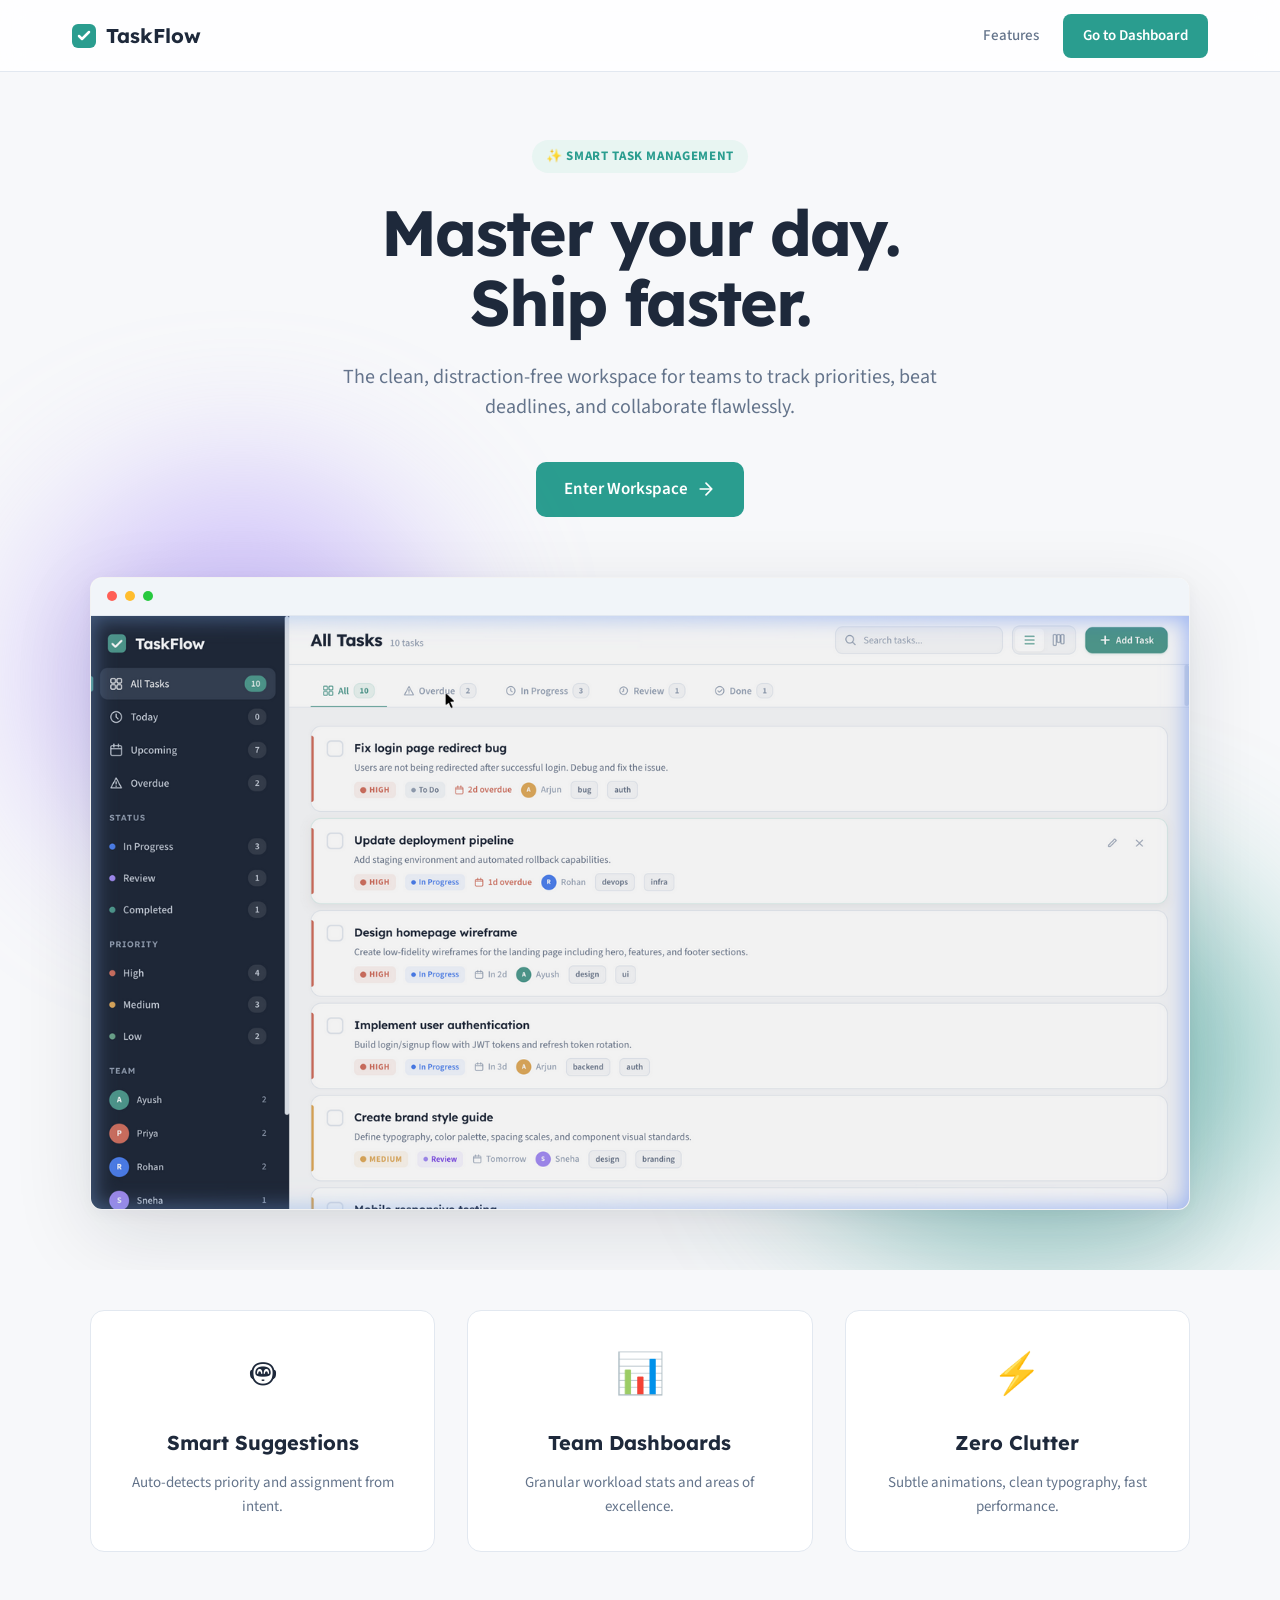
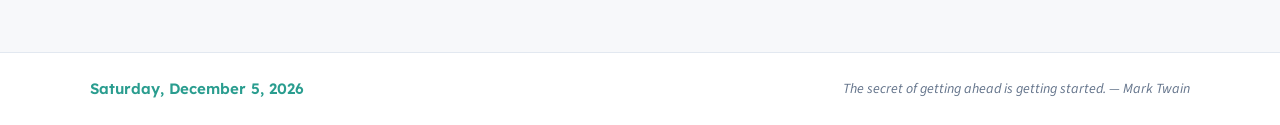
<file: index.html>
<!DOCTYPE html>
<html lang="en">
<head>
  <meta charset="UTF-8">
  <meta name="viewport" content="width=device-width, initial-scale=1.0">
  <title>TaskFlow — Master Your Productivity</title>
  
  <!-- Fonts: Lexend for headings, Source Sans 3 for body -->
  <link rel="preconnect" href="https://fonts.googleapis.com">
  <link rel="preconnect" href="https://fonts.gstatic.com" crossorigin>
  <link href="https://fonts.googleapis.com/css2?family=Lexend:wght@400;500;600;700&family=Source+Sans+3:wght@400;500;600;700&display=swap" rel="stylesheet">
  
  <link rel="stylesheet" href="landing.css">
</head>
<body>

  <!-- Navigation -->
  <nav class="navbar">
    <div class="nav-container">
      <div class="logo">
        <svg width="24" height="24" viewBox="0 0 24 24" fill="none">
          <rect width="24" height="24" rx="6" fill="#2A9D8F"/>
          <path d="M7 12l3 3 7-7" stroke="white" stroke-width="2.5" stroke-linecap="round" stroke-linejoin="round"/>
        </svg>
        <span class="logo-text">TaskFlow</span>
      </div>
      <div class="nav-links">
        <a href="#features" class="nav-link">Features</a>
        <a href="app.html" class="btn btn-primary">Go to Dashboard</a>
      </div>
    </div>
  </nav>

  <!-- Hero Section -->
  <header class="hero">
    <div class="hero-content">
      <div class="hero-badge">✨ Smart Task Management</div>
      <h1 class="hero-title">Master your day.<br>Ship faster.</h1>
      <p class="hero-subtitle">
        The clean, distraction-free workspace for teams to track priorities, beat deadlines, and collaborate flawlessly. 
      </p>
      <div class="hero-actions">
        <a href="app.html" class="btn btn-large btn-primary">
          Enter Workspace
          <svg width="20" height="20" viewBox="0 0 24 24" fill="none" stroke="currentColor" stroke-width="2" stroke-linecap="round" stroke-linejoin="round"><path d="M5 12h14M12 5l7 7-7 7"/></svg>
        </a>
      </div>
    </div>
    
    <!-- Hero Image/Mockup -->
    <div class="hero-visual">
      <div class="browser-mockup">
        <div class="browser-header">
          <span class="dot red"></span>
          <span class="dot yellow"></span>
          <span class="dot green"></span>
        </div>
        <img src="screenshots/list-view.png" alt="TaskFlow Dashboard" class="hero-screenshot">
      </div>
      <!-- Decorative background blur -->
      <div class="glow-blob blob-1"></div>
      <div class="glow-blob blob-2"></div>
    </div>
  </header>

  <!-- Features Strip -->
  <section id="features" class="features">
    <div class="features-grid">
      <div class="feature-card">
        <div class="feature-icon">🤖</div>
        <h3>Smart Suggestions</h3>
        <p>Auto-detects priority and assignment from intent.</p>
      </div>
      <div class="feature-card">
        <div class="feature-icon">📊</div>
        <h3>Team Dashboards</h3>
        <p>Granular workload stats and areas of excellence.</p>
      </div>
      <div class="feature-card">
        <div class="feature-icon">⚡️</div>
        <h3>Zero Clutter</h3>
        <p>Subtle animations, clean typography, fast performance.</p>
      </div>
    </div>
  </section>

  <!-- Footer with Date & Motivational Quote -->
  <footer class="site-footer">
    <div class="footer-container">
      <div class="footer-date" id="footerDate"></div>
      <div class="footer-quote" id="footerQuote"></div>
    </div>
  </footer>

  <script>
    // Motivational Quotes
    const quotes = [
      "The secret of getting ahead is getting started. — Mark Twain",
      "It always seems impossible until it's done. — Nelson Mandela",
      "Don't watch the clock; do what it does. Keep going. — Sam Levenson",
      "Quality is not an act, it is a habit. — Aristotle",
      "Focus on being productive instead of busy. — Tim Ferriss",
      "Amateurs sit and wait for inspiration, the rest of us just get up and go to work. — Stephen King"
    ];

    // Set Random Quote
    const randomQuote = quotes[Math.floor(Math.random() * quotes.length)];
    document.getElementById('footerQuote').textContent = randomQuote;

    // Set Current Day & Date
    const today = new Date();
    const options = { weekday: 'long', year: 'numeric', month: 'long', day: 'numeric' };
    document.getElementById('footerDate').textContent = today.toLocaleDateString('en-US', options);
  </script>
</body>
</html>
</file>
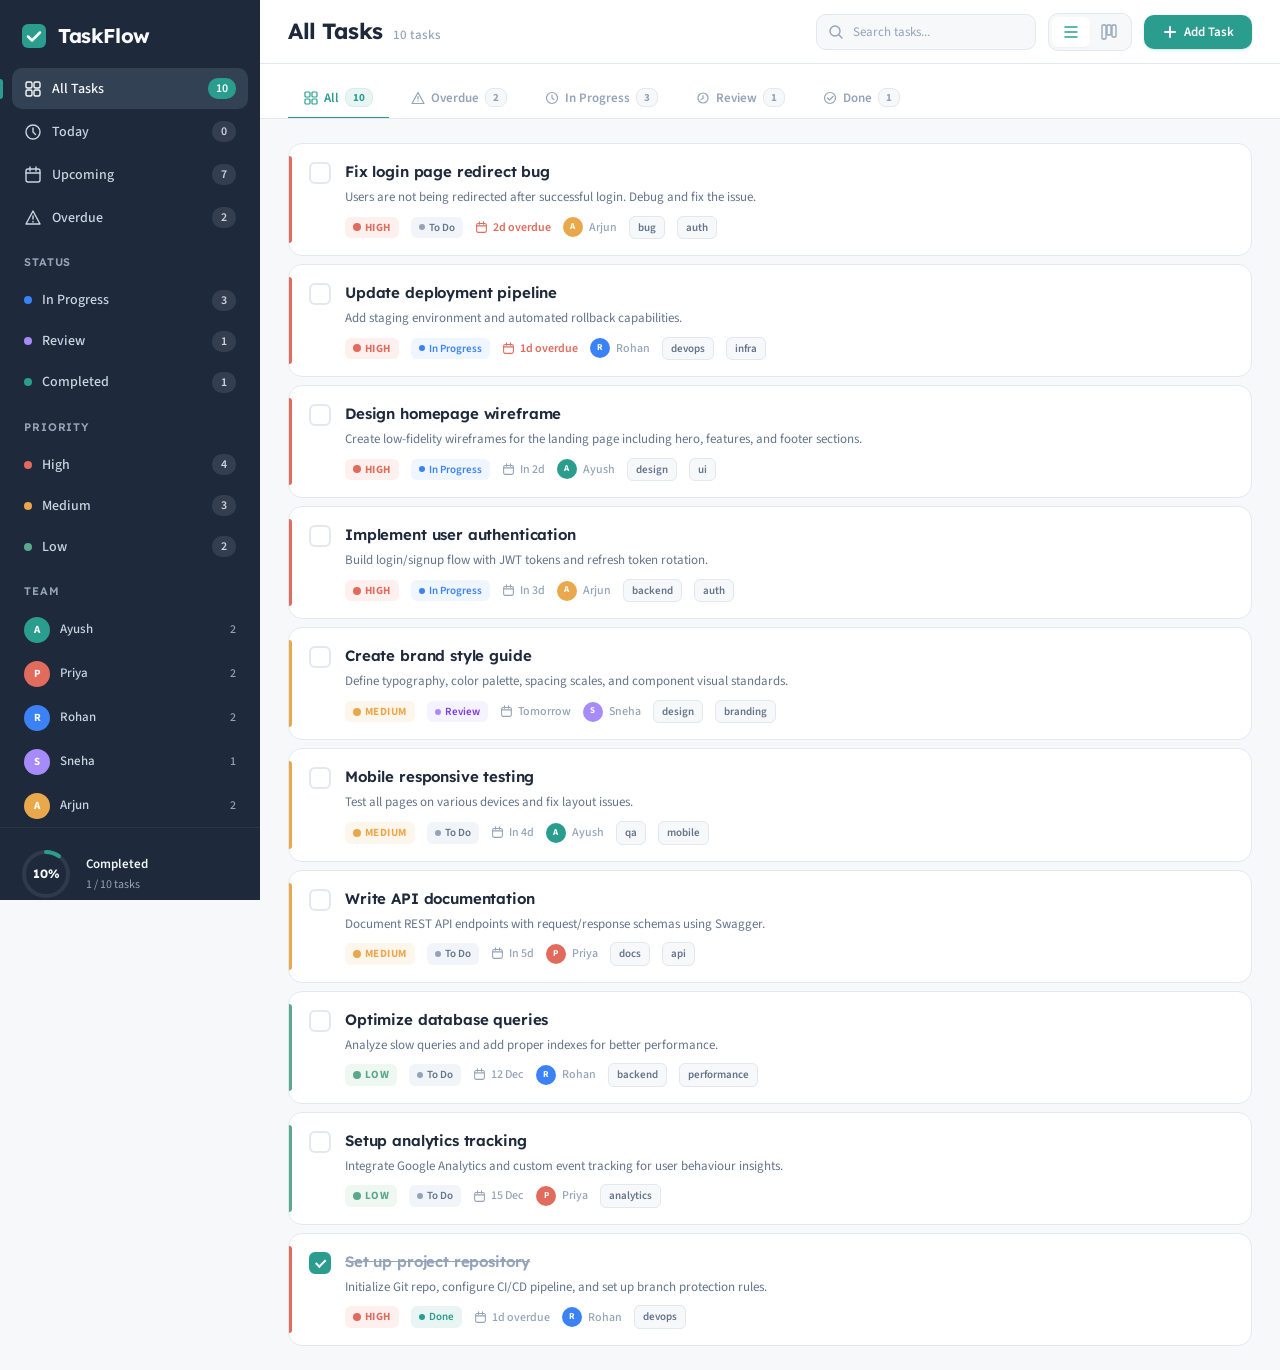
<file: app.html>
<!DOCTYPE html>
<html lang="en">
<head>
  <meta charset="UTF-8" />
  <meta name="viewport" content="width=device-width, initial-scale=1.0" />
  <meta name="description" content="TaskFlow — A clean, productive task manager with priorities, deadlines, and team assignment." />
  <title>TaskFlow — Task Manager</title>
  <link rel="stylesheet" href="style.css" />
  <link rel="preconnect" href="https://fonts.googleapis.com" />
  <link rel="preconnect" href="https://fonts.gstatic.com" crossorigin />
  <link href="https://fonts.googleapis.com/css2?family=Lexend:wght@300;400;500;600;700&family=Source+Sans+3:wght@300;400;500;600;700&display=swap" rel="stylesheet" />
</head>
<body>

  <!-- ─── SIDEBAR ─── -->
  <aside class="sidebar" id="sidebar">
    <div class="sidebar-header">
      <div class="logo">
        <svg width="28" height="28" viewBox="0 0 28 28" fill="none">
          <rect x="2" y="2" width="24" height="24" rx="6" fill="var(--accent)" />
          <path d="M8 14.5L12 18.5L20 10.5" stroke="#fff" stroke-width="2.5" stroke-linecap="round" stroke-linejoin="round"/>
        </svg>
        <span class="logo-text">TaskFlow</span>
      </div>
      <button class="sidebar-toggle" id="sidebarToggle" aria-label="Toggle Sidebar">
        <svg width="20" height="20" viewBox="0 0 20 20" fill="none"><path d="M4 6h12M4 10h12M4 14h12" stroke="currentColor" stroke-width="1.5" stroke-linecap="round"/></svg>
      </button>
    </div>

    <nav class="sidebar-nav">
      <button class="nav-item active" data-filter="all" id="nav-all">
        <svg width="18" height="18" viewBox="0 0 18 18" fill="none"><rect x="2" y="2" width="6" height="6" rx="1.5" stroke="currentColor" stroke-width="1.4"/><rect x="10" y="2" width="6" height="6" rx="1.5" stroke="currentColor" stroke-width="1.4"/><rect x="2" y="10" width="6" height="6" rx="1.5" stroke="currentColor" stroke-width="1.4"/><rect x="10" y="10" width="6" height="6" rx="1.5" stroke="currentColor" stroke-width="1.4"/></svg>
        <span>All Tasks</span>
        <span class="nav-badge" id="badge-all">0</span>
      </button>
      <button class="nav-item" data-filter="today" id="nav-today">
        <svg width="18" height="18" viewBox="0 0 18 18" fill="none"><circle cx="9" cy="9" r="7" stroke="currentColor" stroke-width="1.4"/><path d="M9 5v4l2.5 2.5" stroke="currentColor" stroke-width="1.4" stroke-linecap="round"/></svg>
        <span>Today</span>
        <span class="nav-badge" id="badge-today">0</span>
      </button>
      <button class="nav-item" data-filter="upcoming" id="nav-upcoming">
        <svg width="18" height="18" viewBox="0 0 18 18" fill="none"><rect x="2" y="3" width="14" height="13" rx="2" stroke="currentColor" stroke-width="1.4"/><path d="M2 7h14M6 1v4M12 1v4" stroke="currentColor" stroke-width="1.4" stroke-linecap="round"/></svg>
        <span>Upcoming</span>
        <span class="nav-badge" id="badge-upcoming">0</span>
      </button>
      <button class="nav-item" data-filter="overdue" id="nav-overdue">
        <svg width="18" height="18" viewBox="0 0 18 18" fill="none"><path d="M9 2l7 13H2L9 2z" stroke="currentColor" stroke-width="1.4" stroke-linejoin="round"/><path d="M9 7v3M9 12.5v.5" stroke="currentColor" stroke-width="1.4" stroke-linecap="round"/></svg>
        <span>Overdue</span>
        <span class="nav-badge" id="badge-overdue">0</span>
      </button>
    </nav>

    <div class="sidebar-section">
      <h3 class="sidebar-section-title">Status</h3>
      <button class="nav-item" data-filter="in-progress" id="nav-in-progress">
        <span class="status-indicator in-progress"></span>
        <span>In Progress</span>
        <span class="nav-badge" id="badge-in-progress">0</span>
      </button>
      <button class="nav-item" data-filter="review" id="nav-review">
        <span class="status-indicator review"></span>
        <span>Review</span>
        <span class="nav-badge" id="badge-review">0</span>
      </button>
      <button class="nav-item" data-filter="completed" id="nav-completed">
        <span class="status-indicator done"></span>
        <span>Completed</span>
        <span class="nav-badge" id="badge-completed">0</span>
      </button>
    </div>

    <div class="sidebar-section">
      <h3 class="sidebar-section-title">Priority</h3>
      <button class="nav-item" data-filter="high" id="nav-high">
        <span class="priority-dot high"></span>
        <span>High</span>
        <span class="nav-badge" id="badge-high">0</span>
      </button>
      <button class="nav-item" data-filter="medium" id="nav-medium">
        <span class="priority-dot medium"></span>
        <span>Medium</span>
        <span class="nav-badge" id="badge-medium">0</span>
      </button>
      <button class="nav-item" data-filter="low" id="nav-low">
        <span class="priority-dot low"></span>
        <span>Low</span>
        <span class="nav-badge" id="badge-low">0</span>
      </button>
    </div>

    <div class="sidebar-section">
      <h3 class="sidebar-section-title">Team</h3>
      <div class="team-list" id="teamList">
        <!-- populated by JS -->
      </div>
    </div>

    <div class="sidebar-footer">
      <div class="progress-ring-container">
        <svg class="progress-ring" width="52" height="52" viewBox="0 0 52 52">
          <circle class="progress-ring-bg" cx="26" cy="26" r="22" />
          <circle class="progress-ring-fill" id="progressRing" cx="26" cy="26" r="22" />
        </svg>
        <span class="progress-text" id="progressText">0%</span>
      </div>
      <div class="progress-label">
        <span class="progress-title">Completed</span>
        <span class="progress-detail" id="progressDetail">0 / 0 tasks</span>
      </div>
    </div>
  </aside>

  <!-- ─── MAIN CONTENT ─── -->
  <main class="main" id="main">
    <!-- Top Bar -->
    <header class="topbar">
      <div class="topbar-left">
        <button class="mobile-menu-btn" id="mobileMenuBtn" aria-label="Open menu">
          <svg width="22" height="22" viewBox="0 0 22 22" fill="none"><path d="M4 6h14M4 11h14M4 16h14" stroke="currentColor" stroke-width="1.6" stroke-linecap="round"/></svg>
        </button>
        <div class="topbar-title-group">
          <h1 class="topbar-title" id="pageTitle">All Tasks</h1>
          <span class="topbar-count" id="pageCount">0 tasks</span>
        </div>
      </div>
      <div class="topbar-right">
        <div class="search-wrapper" id="searchWrapper">
          <svg class="search-icon" width="16" height="16" viewBox="0 0 16 16" fill="none"><circle cx="7" cy="7" r="5" stroke="currentColor" stroke-width="1.4"/><path d="M11 11l3 3" stroke="currentColor" stroke-width="1.4" stroke-linecap="round"/></svg>
          <input type="text" class="search-input" id="searchInput" placeholder="Search tasks..." aria-label="Search tasks" />
        </div>
        <div class="view-toggle" id="viewToggle">
          <button class="view-btn active" data-view="list" id="viewList" aria-label="List view">
            <svg width="18" height="18" viewBox="0 0 18 18" fill="none"><path d="M3 4h12M3 9h12M3 14h12" stroke="currentColor" stroke-width="1.4" stroke-linecap="round"/></svg>
          </button>
          <button class="view-btn" data-view="board" id="viewBoard" aria-label="Board view">
            <svg width="18" height="18" viewBox="0 0 18 18" fill="none"><rect x="2" y="2" width="4" height="14" rx="1" stroke="currentColor" stroke-width="1.3"/><rect x="7" y="2" width="4" height="10" rx="1" stroke="currentColor" stroke-width="1.3"/><rect x="12" y="2" width="4" height="12" rx="1" stroke="currentColor" stroke-width="1.3"/></svg>
          </button>
        </div>
        <button class="btn-primary" id="addTaskBtn">
          <svg width="16" height="16" viewBox="0 0 16 16" fill="none"><path d="M8 3v10M3 8h10" stroke="currentColor" stroke-width="2" stroke-linecap="round"/></svg>
          <span>Add Task</span>
        </button>
      </div>
    </header>

    <!-- ─── CATEGORY TABS (shown on All Tasks) ─── -->
    <div class="category-tabs" id="categoryTabs">
      <button class="cat-tab active" data-cat="all-tasks" id="catAll">
        <svg width="14" height="14" viewBox="0 0 14 14" fill="none"><rect x="1" y="1" width="5" height="5" rx="1" stroke="currentColor" stroke-width="1.2"/><rect x="8" y="1" width="5" height="5" rx="1" stroke="currentColor" stroke-width="1.2"/><rect x="1" y="8" width="5" height="5" rx="1" stroke="currentColor" stroke-width="1.2"/><rect x="8" y="8" width="5" height="5" rx="1" stroke="currentColor" stroke-width="1.2"/></svg>
        All
        <span class="cat-count" id="catCountAll">0</span>
      </button>
      <button class="cat-tab" data-cat="overdue">
        <svg width="14" height="14" viewBox="0 0 14 14" fill="none"><path d="M7 1.5l6 11H1l6-11z" stroke="currentColor" stroke-width="1.2" stroke-linejoin="round"/><path d="M7 5.5v2.5M7 9.8v.2" stroke="currentColor" stroke-width="1.2" stroke-linecap="round"/></svg>
        Overdue
        <span class="cat-count" id="catCountOverdue">0</span>
      </button>
      <button class="cat-tab" data-cat="in-progress">
        <svg width="14" height="14" viewBox="0 0 14 14" fill="none"><circle cx="7" cy="7" r="5.5" stroke="currentColor" stroke-width="1.2"/><path d="M7 4v3l2 1.5" stroke="currentColor" stroke-width="1.2" stroke-linecap="round" stroke-linejoin="round"/></svg>
        In Progress
        <span class="cat-count" id="catCountInProgress">0</span>
      </button>
      <button class="cat-tab" data-cat="review">
        <svg width="14" height="14" viewBox="0 0 14 14" fill="none"><path d="M2 7a5 5 0 1 1 10 0 5 5 0 0 1-10 0z" stroke="currentColor" stroke-width="1.2"/><path d="M7 4.5v3l-2 1" stroke="currentColor" stroke-width="1.2" stroke-linecap="round"/></svg>
        Review
        <span class="cat-count" id="catCountReview">0</span>
      </button>
      <button class="cat-tab" data-cat="done">
        <svg width="14" height="14" viewBox="0 0 14 14" fill="none"><circle cx="7" cy="7" r="5.5" stroke="currentColor" stroke-width="1.2"/><path d="M4.5 7l2 2 3.5-3.5" stroke="currentColor" stroke-width="1.2" stroke-linecap="round" stroke-linejoin="round"/></svg>
        Done
        <span class="cat-count" id="catCountDone">0</span>
      </button>
    </div>

    <!-- Task List View -->
    <section class="task-list-view" id="taskListView">
      <div class="task-list" id="taskList">
        <!-- tasks rendered by JS -->
      </div>
      <div class="empty-state" id="emptyState">
        <svg width="80" height="80" viewBox="0 0 80 80" fill="none">
          <circle cx="40" cy="40" r="36" stroke="var(--border)" stroke-width="2" stroke-dasharray="6 4"/>
          <path d="M28 40l8 8 16-16" stroke="var(--accent)" stroke-width="3" stroke-linecap="round" stroke-linejoin="round"/>
        </svg>
        <h3>No tasks yet</h3>
        <p>Click <strong>"Add Task"</strong> to create your first task and start being productive.</p>
      </div>
    </section>

    <!-- Board View -->
    <section class="board-view hidden" id="boardView">
      <div class="board-columns" id="boardColumns">
        <div class="board-column" data-status="todo">
          <div class="board-column-header">
            <span class="board-column-dot todo"></span>
            <h3>To Do</h3>
            <span class="board-column-count" id="boardCountTodo">0</span>
          </div>
          <div class="board-column-body" id="boardTodo"></div>
        </div>
        <div class="board-column" data-status="in-progress">
          <div class="board-column-header">
            <span class="board-column-dot in-progress"></span>
            <h3>In Progress</h3>
            <span class="board-column-count" id="boardCountInProgress">0</span>
          </div>
          <div class="board-column-body" id="boardInProgress"></div>
        </div>
        <div class="board-column" data-status="review">
          <div class="board-column-header">
            <span class="board-column-dot review"></span>
            <h3>Review</h3>
            <span class="board-column-count" id="boardCountReview">0</span>
          </div>
          <div class="board-column-body" id="boardReview"></div>
        </div>
        <div class="board-column" data-status="done">
          <div class="board-column-header">
            <span class="board-column-dot done"></span>
            <h3>Done</h3>
            <span class="board-column-count" id="boardCountDone">0</span>
          </div>
          <div class="board-column-body" id="boardDone"></div>
        </div>
      </div>
    </section>

    <!-- ─── TEAM MEMBER DASHBOARD ─── -->
    <section class="member-dashboard hidden" id="memberDashboard">
      <div class="member-dash-header">
        <div class="member-dash-profile">
          <div class="member-dash-avatar" id="dashAvatar"></div>
          <div class="member-dash-info">
            <h2 class="member-dash-name" id="dashName"></h2>
            <p class="member-dash-role" id="dashRole"></p>
          </div>
        </div>
        <button class="btn-secondary" id="dashBackBtn">
          <svg width="14" height="14" viewBox="0 0 14 14" fill="none"><path d="M9 2l-5 5 5 5" stroke="currentColor" stroke-width="1.5" stroke-linecap="round" stroke-linejoin="round"/></svg>
          Back to All
        </button>
      </div>

      <!-- Stats Cards -->
      <div class="member-dash-stats" id="dashStats">
        <div class="stat-card">
          <div class="stat-icon total"><svg width="18" height="18" viewBox="0 0 18 18" fill="none"><rect x="2" y="2" width="14" height="14" rx="3" stroke="currentColor" stroke-width="1.4"/><path d="M6 9h6M9 6v6" stroke="currentColor" stroke-width="1.3" stroke-linecap="round"/></svg></div>
          <div class="stat-info"><span class="stat-value" id="dashTotal">0</span><span class="stat-label">Total Tasks</span></div>
        </div>
        <div class="stat-card">
          <div class="stat-icon active"><svg width="18" height="18" viewBox="0 0 18 18" fill="none"><circle cx="9" cy="9" r="7" stroke="currentColor" stroke-width="1.4"/><path d="M9 5v4l2.5 2.5" stroke="currentColor" stroke-width="1.4" stroke-linecap="round"/></svg></div>
          <div class="stat-info"><span class="stat-value" id="dashActive">0</span><span class="stat-label">Active</span></div>
        </div>
        <div class="stat-card">
          <div class="stat-icon done"><svg width="18" height="18" viewBox="0 0 18 18" fill="none"><circle cx="9" cy="9" r="7" stroke="currentColor" stroke-width="1.4"/><path d="M6 9l2 2 4-4" stroke="currentColor" stroke-width="1.4" stroke-linecap="round" stroke-linejoin="round"/></svg></div>
          <div class="stat-info"><span class="stat-value" id="dashDone">0</span><span class="stat-label">Completed</span></div>
        </div>
        <div class="stat-card">
          <div class="stat-icon overdue"><svg width="18" height="18" viewBox="0 0 18 18" fill="none"><path d="M9 2l7 13H2L9 2z" stroke="currentColor" stroke-width="1.4" stroke-linejoin="round"/><path d="M9 7v3M9 12.5v.5" stroke="currentColor" stroke-width="1.4" stroke-linecap="round"/></svg></div>
          <div class="stat-info"><span class="stat-value" id="dashOverdue">0</span><span class="stat-label">Overdue</span></div>
        </div>
      </div>

      <!-- Area of Excellence -->
      <div class="member-dash-section">
        <h3 class="member-dash-section-title">
          <svg width="16" height="16" viewBox="0 0 16 16" fill="none"><path d="M8 1l2.2 4.5 5 .7-3.6 3.5.9 4.9L8 12.3l-4.5 2.3.9-4.9L.8 6.2l5-.7L8 1z" stroke="currentColor" stroke-width="1.2" stroke-linejoin="round"/></svg>
          Area of Excellence
        </h3>
        <div class="excellence-tags" id="dashExcellence"></div>
      </div>

      <!-- Workload Bar -->
      <div class="member-dash-section">
        <h3 class="member-dash-section-title">
          <svg width="16" height="16" viewBox="0 0 16 16" fill="none"><rect x="1" y="10" width="3" height="5" rx="0.5" stroke="currentColor" stroke-width="1.2"/><rect x="6.5" y="6" width="3" height="9" rx="0.5" stroke="currentColor" stroke-width="1.2"/><rect x="12" y="3" width="3" height="12" rx="0.5" stroke="currentColor" stroke-width="1.2"/></svg>
          Workload Breakdown
        </h3>
        <div class="workload-bars" id="dashWorkload"></div>
      </div>

      <!-- Assigned Tasks -->
      <div class="member-dash-section">
        <h3 class="member-dash-section-title">
          <svg width="16" height="16" viewBox="0 0 16 16" fill="none"><rect x="2" y="2" width="12" height="12" rx="2" stroke="currentColor" stroke-width="1.2"/><path d="M5 6h6M5 8h4M5 10h5" stroke="currentColor" stroke-width="1.2" stroke-linecap="round"/></svg>
          Assigned Tasks
        </h3>
        <div class="member-dash-tasks" id="dashTasks"></div>
      </div>
    </section>
  </main>

  <!-- ─── TASK MODAL ─── -->
  <div class="modal-overlay" id="taskModal">
    <div class="modal" role="dialog" aria-labelledby="modalTitle">
      <div class="modal-header">
        <h2 id="modalTitle">Add New Task</h2>
        <button class="modal-close" id="modalClose" aria-label="Close modal">
          <svg width="20" height="20" viewBox="0 0 20 20" fill="none"><path d="M5 5l10 10M15 5L5 15" stroke="currentColor" stroke-width="1.6" stroke-linecap="round"/></svg>
        </button>
      </div>
      <form id="taskForm" class="modal-body" novalidate>
        <!-- Smart Suggestion Banner -->
        <div class="smart-suggestion hidden" id="smartSuggestion">
          <div class="smart-suggestion-icon">
            <svg width="16" height="16" viewBox="0 0 16 16" fill="none"><path d="M8 1a4.5 4.5 0 0 1 4.5 4.5c0 1.7-.9 3.2-2.3 4v1.2a1.2 1.2 0 0 1-1.2 1.2H7a1.2 1.2 0 0 1-1.2-1.2V9.5A4.5 4.5 0 0 1 8 1z" stroke="currentColor" stroke-width="1.2"/><path d="M6.5 14h3" stroke="currentColor" stroke-width="1.2" stroke-linecap="round"/></svg>
          </div>
          <div class="smart-suggestion-body">
            <span class="smart-suggestion-label">Smart Suggestion</span>
            <span class="smart-suggestion-text" id="smartSuggestionText"></span>
          </div>
          <button type="button" class="smart-suggestion-apply" id="smartSuggestionApply">Apply</button>
          <button type="button" class="smart-suggestion-dismiss" id="smartSuggestionDismiss" aria-label="Dismiss">
            <svg width="12" height="12" viewBox="0 0 12 12" fill="none"><path d="M3 3l6 6M9 3l-6 6" stroke="currentColor" stroke-width="1.2" stroke-linecap="round"/></svg>
          </button>
        </div>

        <div class="form-group" style="position: relative;">
          <label for="taskTitle">Task Title <span class="required">*</span></label>
          <input type="text" id="taskTitle" placeholder="e.g. Design homepage mockup" required autocomplete="off" />
          <!-- Title autocomplete dropdown -->
          <div class="autocomplete-dropdown hidden" id="titleAutocomplete"></div>
        </div>
        <div class="form-group">
          <label for="taskDescription">Description</label>
          <textarea id="taskDescription" rows="3" placeholder="Add details about this task..."></textarea>
        </div>
        <div class="form-row">
          <div class="form-group">
            <label for="taskPriority">Priority</label>
            <div class="custom-select-wrapper">
              <select id="taskPriority">
                <option value="low">Low</option>
                <option value="medium" selected>Medium</option>
                <option value="high">High</option>
              </select>
            </div>
          </div>
          <div class="form-group">
            <label for="taskStatus">Status</label>
            <div class="custom-select-wrapper">
              <select id="taskStatus">
                <option value="todo">To Do</option>
                <option value="in-progress">In Progress</option>
                <option value="review">Review</option>
                <option value="done">Done</option>
              </select>
            </div>
          </div>
        </div>
        <div class="form-row">
          <div class="form-group">
            <label for="taskDeadline">Deadline</label>
            <input type="date" id="taskDeadline" />
          </div>
          <div class="form-group">
            <label for="taskAssignee">Assign To</label>
            <div class="custom-select-wrapper">
              <select id="taskAssignee">
                <option value="">Unassigned</option>
                <option value="Ayush">Ayush</option>
                <option value="Priya">Priya</option>
                <option value="Rohan">Rohan</option>
                <option value="Sneha">Sneha</option>
                <option value="Arjun">Arjun</option>
              </select>
            </div>
          </div>
        </div>
        <div class="form-group">
          <label>Tags</label>
          <div class="tag-input-wrapper">
            <div class="tag-chips" id="tagChips"></div>
            <input type="text" id="tagInput" placeholder="Type and press Enter to add tags" />
          </div>
        </div>
        <input type="hidden" id="taskId" />
        <div class="modal-footer">
          <button type="button" class="btn-secondary" id="modalCancel">Cancel</button>
          <button type="submit" class="btn-primary" id="modalSubmit">
            <svg width="16" height="16" viewBox="0 0 16 16" fill="none"><path d="M3 8l4 4 6-6" stroke="currentColor" stroke-width="2" stroke-linecap="round" stroke-linejoin="round"/></svg>
            <span>Save Task</span>
          </button>
        </div>
      </form>
    </div>
  </div>

  <!-- ─── CONFIRM DELETE MODAL ─── -->
  <div class="modal-overlay" id="deleteModal">
    <div class="modal modal-sm" role="alertdialog" aria-labelledby="deleteTitle">
      <div class="modal-header">
        <h2 id="deleteTitle">Delete Task</h2>
        <button class="modal-close" id="deleteModalClose" aria-label="Close">
          <svg width="20" height="20" viewBox="0 0 20 20" fill="none"><path d="M5 5l10 10M15 5L5 15" stroke="currentColor" stroke-width="1.6" stroke-linecap="round"/></svg>
        </button>
      </div>
      <div class="modal-body">
        <p class="delete-message">Are you sure you want to delete <strong id="deleteTaskName"></strong>? This action cannot be undone.</p>
      </div>
      <div class="modal-footer">
        <button class="btn-secondary" id="deleteCancelBtn">Cancel</button>
        <button class="btn-danger" id="deleteConfirmBtn">
          <svg width="16" height="16" viewBox="0 0 16 16" fill="none"><path d="M4 4l8 8M12 4l-8 8" stroke="currentColor" stroke-width="2" stroke-linecap="round"/></svg>
          <span>Delete</span>
        </button>
      </div>
    </div>
  </div>

  <!-- ─── TOAST NOTIFICATIONS ─── -->
  <div class="toast-container" id="toastContainer"></div>

  <!-- ─── OVERLAY FOR MOBILE SIDEBAR ─── -->
  <div class="sidebar-overlay" id="sidebarOverlay"></div>

  <script src="app.js"></script>
</body>
</html>
</file>
<file: landing.css>
/* ═══════════════════════════════════════════════════════════
   TaskFlow — Landing Page Styles
   ═══════════════════════════════════════════════════════════ */

:root {
  --font-heading: 'Lexend', sans-serif;
  --font-body: 'Source Sans 3', sans-serif;
  --bg: #F7F8FA;
  --surface: #FFFFFF;
  --text-primary: #1E293B;
  --text-secondary: #64748B;
  --accent: #2A9D8F;
  --accent-hover: #238578;
  --accent-light: #E8F5F2;
  --border: #E2E8F0;
  --radius-lg: 14px;
}

*, *::before, *::after {
  box-sizing: border-box;
  margin: 0;
  padding: 0;
}

body {
  font-family: var(--font-body);
  background: var(--bg);
  color: var(--text-primary);
  line-height: 1.6;
  -webkit-font-smoothing: antialiased;
}

/* ─── NAVBAR ─── */
.navbar {
  position: fixed;
  top: 0; left: 0; right: 0;
  height: 72px;
  background: rgba(255, 255, 255, 0.85);
  backdrop-filter: blur(12px);
  border-bottom: 1px solid var(--border);
  z-index: 100;
}

.nav-container {
  max-width: 1200px;
  margin: 0 auto;
  padding: 0 32px;
  height: 100%;
  display: flex;
  align-items: center;
  justify-content: space-between;
}

.logo {
  display: flex;
  align-items: center;
  gap: 10px;
}

.logo-text {
  font-family: var(--font-heading);
  font-weight: 700;
  font-size: 1.25rem;
  color: var(--text-primary);
}

.nav-links {
  display: flex;
  align-items: center;
  gap: 24px;
}

.nav-link {
  text-decoration: none;
  color: var(--text-secondary);
  font-weight: 500;
  font-size: 0.9375rem;
  transition: color 0.2s;
}

.nav-link:hover {
  color: var(--text-primary);
}

/* ─── BUTTONS ─── */
.btn {
  display: inline-flex;
  align-items: center;
  font-family: var(--font-body);
  text-decoration: none;
  font-weight: 600;
  border-radius: 8px;
  transition: all 0.2s ease-out;
  cursor: pointer;
}

.btn-primary {
  background: var(--accent);
  color: #fff;
  padding: 10px 20px;
  font-size: 0.9375rem;
}

.btn-primary:hover {
  background: var(--accent-hover);
  transform: translateY(-2px);
  box-shadow: 0 4px 12px rgba(42,157,143,0.3);
}

.btn-large {
  padding: 14px 28px;
  font-size: 1.0625rem;
  gap: 8px;
  border-radius: 10px;
}

/* ─── HERO ─── */
.hero {
  pt-top: 72px; /* offset navbar */
  min-height: 100vh;
  display: flex;
  flex-direction: column;
  align-items: center;
  padding: 140px 32px 60px;
  text-align: center;
  overflow: hidden;
  position: relative;
}

.hero-content {
  max-width: 700px;
  margin: 0 auto 60px;
  position: relative;
  z-index: 10;
}

.hero-badge {
  display: inline-block;
  background: var(--accent-light);
  color: var(--accent);
  padding: 6px 14px;
  border-radius: 20px;
  font-size: 0.8125rem;
  font-weight: 700;
  text-transform: uppercase;
  letter-spacing: 0.05em;
  margin-bottom: 24px;
}

.hero-title {
  font-family: var(--font-heading);
  font-size: 4rem;
  font-weight: 700;
  line-height: 1.1;
  color: var(--text-primary);
  letter-spacing: -0.03em;
  margin-bottom: 24px;
}

.hero-subtitle {
  font-size: 1.25rem;
  color: var(--text-secondary);
  line-height: 1.5;
  margin-bottom: 40px;
  max-width: 600px;
  margin-left: auto;
  margin-right: auto;
}

/* ─── HERO VISUAL (Mockup) ─── */
.hero-visual {
  position: relative;
  width: 100%;
  max-width: 1100px;
  margin: 0 auto;
  z-index: 10;
}

.browser-mockup {
  background: var(--surface);
  border-radius: 12px;
  box-shadow: 0 24px 80px rgba(15, 23, 42, 0.12), 0 4px 16px rgba(15, 23, 42, 0.04);
  border: 1px solid rgba(0,0,0,0.05);
  overflow: hidden;
  position: relative;
  z-index: 2;
  transform: translateY(0);
  animation: floatApp 6s ease-in-out infinite;
}

@keyframes floatApp {
  0% { transform: translateY(0); }
  50% { transform: translateY(-10px); }
  100% { transform: translateY(0); }
}

.browser-header {
  height: 38px;
  background: #F1F5F9;
  border-bottom: 1px solid var(--border);
  display: flex;
  align-items: center;
  padding: 0 16px;
  gap: 8px;
}

.browser-header .dot {
  width: 10px;
  height: 10px;
  border-radius: 50%;
}

.dot.red { background: #FF5F56; }
.dot.yellow { background: #FFBD2E; }
.dot.green { background: #27C93F; }

.hero-screenshot {
  display: block;
  width: 100%;
  height: auto;
}

/* Glow Blobs behind mockup */
.glow-blob {
  position: absolute;
  border-radius: 50%;
  filter: blur(80px);
  z-index: 1;
  opacity: 0.5;
}

.blob-1 {
  width: 400px;
  height: 400px;
  background: #A78BFA; /* purple tint */
  top: -100px;
  left: -50px;
}

.blob-2 {
  width: 500px;
  height: 400px;
  background: var(--accent); /* teal tint */
  bottom: -50px;
  right: -100px;
}

/* ─── FEATURES ─── */
.features {
  padding: 40px 32px 100px;
  background: var(--bg);
  position: relative;
  z-index: 10;
}

.features-grid {
  max-width: 1100px;
  margin: 0 auto;
  display: grid;
  grid-template-columns: repeat(3, 1fr);
  gap: 32px;
}

.feature-card {
  background: var(--surface);
  border: 1px solid var(--border);
  padding: 32px;
  border-radius: var(--radius-lg);
  text-align: center;
  transition: transform 0.3s ease, box-shadow 0.3s ease;
}

.feature-card:hover {
  transform: translateY(-5px);
  box-shadow: 0 12px 32px rgba(0,0,0,0.06);
}

.feature-icon {
  font-size: 2.5rem;
  margin-bottom: 20px;
}

.feature-card h3 {
  font-family: var(--font-heading);
  font-size: 1.25rem;
  font-weight: 700;
  margin-bottom: 12px;
  color: var(--text-primary);
}

.feature-card p {
  color: var(--text-secondary);
  font-size: 0.9375rem;
  line-height: 1.6;
}

/* ─── RESPONSIVE ─── */
@media (max-width: 768px) {
  .hero-title {
    font-size: 2.5rem;
  }
  .features-grid {
    grid-template-columns: 1fr;
  }
  .nav-links .nav-link {
    display: none;
  }
}

/* ─── FOOTER ─── */
.site-footer {
  background: var(--surface);
  border-top: 1px solid var(--border);
  padding: 24px 32px;
  text-align: center;
}

.footer-container {
  max-width: 1100px;
  margin: 0 auto;
  display: flex;
  flex-direction: column;
  align-items: center;
  gap: 8px;
}

@media (min-width: 768px) {
  .footer-container {
    flex-direction: row;
    justify-content: space-between;
    text-align: left;
  }
}

.footer-date {
  font-weight: 600;
  color: var(--accent);
  font-size: 0.9375rem;
  font-family: var(--font-heading);
}

.footer-quote {
  color: var(--text-secondary);
  font-size: 0.875rem;
  font-style: italic;
  max-width: 600px;
}
</file>
<file: style.css>
/* ═══════════════════════════════════════════════════════════
   TaskFlow — Design System & Styles
   Typography: Lexend + Source Sans 3
   Palette:  Warm Slate + Teal Accent (no neon)
   ═══════════════════════════════════════════════════════════ */

/* ─── CSS VARIABLES ─── */
:root {
  /* Typography */
  --font-heading: 'Lexend', sans-serif;
  --font-body: 'Source Sans 3', sans-serif;

  /* Core palette — warm, professional, non-neon */
  --accent:         #2A9D8F;    /* teal */
  --accent-hover:   #238578;
  --accent-light:   #E8F5F2;
  --accent-subtle:  #D4EEEA;

  /* Priority */
  --priority-high:    #E16B5C;  /* warm coral */
  --priority-medium:  #E9A84C;  /* warm amber */
  --priority-low:     #5BA88B;  /* sage green */
  --priority-high-bg:   #FDF0EE;
  --priority-medium-bg: #FDF6EC;
  --priority-low-bg:    #EEF7F2;

  /* Status */
  --status-todo:        #94A3B8;
  --status-in-progress: #3B82F6;
  --status-review:      #A78BFA;
  --status-done:        #2A9D8F;

  /* Surfaces */
  --bg:          #F7F8FA;
  --surface:     #FFFFFF;
  --surface-hover:#F1F3F7;
  --sidebar-bg:  #1E293B;
  --sidebar-text:#CBD5E1;
  --sidebar-active:#334155;

  /* Text */
  --text-primary:   #1E293B;
  --text-secondary: #64748B;
  --text-muted:     #94A3B8;

  /* Borders & Shadows */
  --border:        #E2E8F0;
  --border-focus:  #2A9D8F;
  --shadow-sm:     0 1px 2px rgba(0,0,0,0.04);
  --shadow-md:     0 4px 12px rgba(0,0,0,0.06);
  --shadow-lg:     0 12px 32px rgba(0,0,0,0.10);
  --shadow-card:   0 1px 3px rgba(0,0,0,0.04), 0 1px 2px rgba(0,0,0,0.02);

  /* Radii */
  --radius-sm: 6px;
  --radius-md: 10px;
  --radius-lg: 14px;
  --radius-xl: 20px;

  /* Spacing */
  --sidebar-width: 260px;
  --topbar-height: 64px;

  /* Danger */
  --danger:       #E16B5C;
  --danger-hover: #CC5A4B;
  --danger-bg:    #FDF0EE;

  /* Transitions */
  --ease-out: cubic-bezier(0.16, 1, 0.3, 1);
  --duration: 220ms;
}

/* ─── RESET ─── */
*,
*::before,
*::after {
  margin: 0;
  padding: 0;
  box-sizing: border-box;
}

html {
  font-size: 16px;
  -webkit-font-smoothing: antialiased;
  -moz-osx-font-smoothing: grayscale;
}

body {
  font-family: var(--font-body);
  background: var(--bg);
  color: var(--text-primary);
  line-height: 1.6;
  display: flex;
  min-height: 100vh;
  overflow-x: hidden;
}

button {
  font-family: var(--font-body);
  cursor: pointer;
  border: none;
  background: none;
  color: inherit;
}

input, select, textarea {
  font-family: var(--font-body);
  font-size: 0.9375rem;
}

.hidden { display: none !important; }

/* ─── SCROLLBAR (subtle) ─── */
::-webkit-scrollbar { width: 6px; height: 6px; }
::-webkit-scrollbar-track { background: transparent; }
::-webkit-scrollbar-thumb { background: var(--border); border-radius: 8px; }
::-webkit-scrollbar-thumb:hover { background: var(--text-muted); }


/* ═══════════════════════════════════════════════════════════
   SIDEBAR
   ═══════════════════════════════════════════════════════════ */
.sidebar {
  width: var(--sidebar-width);
  min-height: 100vh;
  background: var(--sidebar-bg);
  display: flex;
  flex-direction: column;
  position: fixed;
  left: 0;
  top: 0;
  bottom: 0;
  z-index: 100;
  transition: transform var(--duration) var(--ease-out);
  overflow-y: auto;
}

.sidebar-header {
  display: flex;
  align-items: center;
  justify-content: space-between;
  padding: 20px 20px 16px;
}

.logo {
  display: flex;
  align-items: center;
  gap: 10px;
}

.logo-text {
  font-family: var(--font-heading);
  font-weight: 700;
  font-size: 1.25rem;
  color: #F8FAFC;
  letter-spacing: -0.02em;
}

.sidebar-toggle {
  color: var(--sidebar-text);
  padding: 6px;
  border-radius: var(--radius-sm);
  transition: background var(--duration);
  display: none;
}
.sidebar-toggle:hover { background: var(--sidebar-active); }

.sidebar-nav {
  padding: 0 12px;
  display: flex;
  flex-direction: column;
  gap: 2px;
}

.nav-item {
  display: flex;
  align-items: center;
  gap: 10px;
  padding: 10px 12px;
  border-radius: var(--radius-md);
  color: var(--sidebar-text);
  font-size: 0.875rem;
  font-weight: 500;
  transition: all var(--duration) var(--ease-out);
  text-align: left;
  width: 100%;
  position: relative;
}

.nav-item:hover {
  background: rgba(255,255,255,0.06);
  color: #F1F5F9;
}

.nav-item.active {
  background: var(--sidebar-active);
  color: #F8FAFC;
}

.nav-item.active::before {
  content: '';
  position: absolute;
  left: -12px;
  top: 50%;
  transform: translateY(-50%);
  width: 3px;
  height: 20px;
  border-radius: 0 3px 3px 0;
  background: var(--accent);
}

.nav-badge {
  margin-left: auto;
  font-size: 0.75rem;
  font-weight: 600;
  background: rgba(255,255,255,0.1);
  padding: 2px 8px;
  border-radius: 10px;
  min-width: 24px;
  text-align: center;
}

.nav-item.active .nav-badge {
  background: var(--accent);
  color: #fff;
}

.priority-dot {
  width: 8px;
  height: 8px;
  border-radius: 50%;
  flex-shrink: 0;
}

.priority-dot.high   { background: var(--priority-high); }
.priority-dot.medium { background: var(--priority-medium); }
.priority-dot.low    { background: var(--priority-low); }

/* Status indicator dots in sidebar */
.status-indicator {
  width: 8px;
  height: 8px;
  border-radius: 50%;
  flex-shrink: 0;
}
.status-indicator.in-progress { background: var(--status-in-progress); }
.status-indicator.review      { background: var(--status-review); }
.status-indicator.done        { background: var(--status-done); }

.sidebar-section {
  padding: 16px 12px 0;
}

.sidebar-section-title {
  font-family: var(--font-heading);
  font-size: 0.6875rem;
  font-weight: 600;
  text-transform: uppercase;
  letter-spacing: 0.08em;
  color: var(--text-muted);
  padding: 0 12px 8px;
}

.team-list {
  display: flex;
  flex-direction: column;
  gap: 2px;
}

.team-item {
  display: flex;
  align-items: center;
  gap: 10px;
  padding: 8px 12px;
  border-radius: var(--radius-md);
  color: var(--sidebar-text);
  font-size: 0.8125rem;
  font-weight: 500;
  cursor: pointer;
  transition: all var(--duration);
}

.team-item:hover {
  background: rgba(255,255,255,0.06);
  color: #F1F5F9;
}

.team-item.active {
  background: var(--sidebar-active);
  color: #F8FAFC;
}

.team-avatar {
  width: 26px;
  height: 26px;
  border-radius: 50%;
  display: flex;
  align-items: center;
  justify-content: center;
  font-size: 0.6875rem;
  font-weight: 700;
  color: #fff;
  flex-shrink: 0;
}

.team-task-count {
  margin-left: auto;
  font-size: 0.75rem;
  color: var(--text-muted);
}

/* Sidebar footer — progress */
.sidebar-footer {
  margin-top: auto;
  padding: 20px;
  border-top: 1px solid rgba(255,255,255,0.06);
  display: flex;
  align-items: center;
  gap: 14px;
}

.progress-ring-container {
  position: relative;
  width: 52px;
  height: 52px;
  flex-shrink: 0;
}

.progress-ring {
  transform: rotate(-90deg);
}

.progress-ring-bg {
  fill: none;
  stroke: rgba(255,255,255,0.08);
  stroke-width: 4;
}

.progress-ring-fill {
  fill: none;
  stroke: var(--accent);
  stroke-width: 4;
  stroke-linecap: round;
  stroke-dasharray: 138.23;
  stroke-dashoffset: 138.23;
  transition: stroke-dashoffset 600ms var(--ease-out);
}

.progress-text {
  position: absolute;
  inset: 0;
  display: flex;
  align-items: center;
  justify-content: center;
  font-family: var(--font-heading);
  font-size: 0.75rem;
  font-weight: 700;
  color: #F8FAFC;
}

.progress-label {
  display: flex;
  flex-direction: column;
}

.progress-title {
  font-size: 0.8125rem;
  font-weight: 600;
  color: #F1F5F9;
}

.progress-detail {
  font-size: 0.75rem;
  color: var(--text-muted);
}


/* ═══════════════════════════════════════════════════════════
   MAIN CONTENT
   ═══════════════════════════════════════════════════════════ */
.main {
  flex: 1;
  margin-left: var(--sidebar-width);
  display: flex;
  flex-direction: column;
  min-height: 100vh;
}

/* ─── TOPBAR ─── */
.topbar {
  height: var(--topbar-height);
  background: var(--surface);
  border-bottom: 1px solid var(--border);
  display: flex;
  align-items: center;
  justify-content: space-between;
  padding: 0 28px;
  position: sticky;
  top: 0;
  z-index: 50;
  gap: 16px;
}

.topbar-left {
  display: flex;
  align-items: center;
  gap: 14px;
}

.mobile-menu-btn {
  display: none;
  padding: 6px;
  border-radius: var(--radius-sm);
  color: var(--text-secondary);
  transition: background var(--duration);
}
.mobile-menu-btn:hover { background: var(--surface-hover); }

.topbar-title-group {
  display: flex;
  align-items: baseline;
  gap: 10px;
}

.topbar-title {
  font-family: var(--font-heading);
  font-size: 1.375rem;
  font-weight: 700;
  color: var(--text-primary);
  letter-spacing: -0.02em;
}

.topbar-count {
  font-size: 0.8125rem;
  color: var(--text-muted);
  font-weight: 500;
}

.topbar-right {
  display: flex;
  align-items: center;
  gap: 12px;
}

/* Search */
.search-wrapper {
  position: relative;
  display: flex;
  align-items: center;
}

.search-icon {
  position: absolute;
  left: 12px;
  color: var(--text-muted);
  pointer-events: none;
}

.search-input {
  width: 220px;
  padding: 8px 12px 8px 36px;
  border: 1px solid var(--border);
  border-radius: var(--radius-md);
  background: var(--bg);
  color: var(--text-primary);
  font-size: 0.8125rem;
  transition: all var(--duration);
  outline: none;
}
.search-input:focus {
  border-color: var(--border-focus);
  box-shadow: 0 0 0 3px var(--accent-light);
  width: 280px;
}  
.search-input::placeholder { color: var(--text-muted); }

/* View Toggle */
.view-toggle {
  display: flex;
  background: var(--bg);
  border-radius: var(--radius-md);
  padding: 3px;
  border: 1px solid var(--border);
}

.view-btn {
  padding: 6px 10px;
  border-radius: var(--radius-sm);
  color: var(--text-muted);
  transition: all var(--duration);
  display: flex;
  align-items: center;
}

.view-btn.active {
  background: var(--surface);
  color: var(--accent);
  box-shadow: var(--shadow-sm);
}

.view-btn:hover:not(.active) {
  color: var(--text-secondary);
}

/* Primary button */
.btn-primary {
  display: inline-flex;
  align-items: center;
  gap: 6px;
  padding: 8px 18px;
  background: var(--accent);
  color: #fff;
  border-radius: var(--radius-md);
  font-size: 0.8125rem;
  font-weight: 600;
  transition: all var(--duration) var(--ease-out);
  box-shadow: 0 1px 3px rgba(42,157,143,0.25);
}

.btn-primary:hover {
  background: var(--accent-hover);
  transform: translateY(-1px);
  box-shadow: 0 4px 12px rgba(42,157,143,0.3);
}

.btn-primary:active {
  transform: translateY(0);
}

.btn-secondary {
  display: inline-flex;
  align-items: center;
  gap: 6px;
  padding: 8px 18px;
  background: var(--surface);
  color: var(--text-secondary);
  border: 1px solid var(--border);
  border-radius: var(--radius-md);
  font-size: 0.8125rem;
  font-weight: 600;
  transition: all var(--duration);
}

.btn-secondary:hover {
  background: var(--surface-hover);
  color: var(--text-primary);
}

.btn-danger {
  display: inline-flex;
  align-items: center;
  gap: 6px;
  padding: 8px 18px;
  background: var(--danger);
  color: #fff;
  border-radius: var(--radius-md);
  font-size: 0.8125rem;
  font-weight: 600;
  transition: all var(--duration) var(--ease-out);
}
.btn-danger:hover {
  background: var(--danger-hover);
}


/* ═══════════════════════════════════════════════════════════
   CATEGORY TABS (Home Page Sub-Filters)
   ═══════════════════════════════════════════════════════════ */
.category-tabs {
  display: flex;
  gap: 6px;
  padding: 14px 28px 0;
  border-bottom: 1px solid var(--border);
  background: var(--surface);
  overflow-x: auto;
  flex-shrink: 0;
}

.cat-tab {
  display: inline-flex;
  align-items: center;
  gap: 6px;
  padding: 10px 16px;
  font-size: 0.8125rem;
  font-weight: 600;
  color: var(--text-muted);
  border-bottom: 2px solid transparent;
  transition: all var(--duration) var(--ease-out);
  white-space: nowrap;
  border-radius: var(--radius-sm) var(--radius-sm) 0 0;
  margin-bottom: -1px;
}

.cat-tab:hover {
  color: var(--text-secondary);
  background: var(--surface-hover);
}

.cat-tab.active {
  color: var(--accent);
  border-bottom-color: var(--accent);
}

.cat-tab svg {
  flex-shrink: 0;
}

.cat-count {
  font-size: 0.6875rem;
  font-weight: 700;
  background: var(--bg);
  padding: 1px 7px;
  border-radius: 8px;
  color: var(--text-muted);
  border: 1px solid var(--border);
}

.cat-tab.active .cat-count {
  background: var(--accent-light);
  color: var(--accent);
  border-color: var(--accent-subtle);
}


/* ═══════════════════════════════════════════════════════════
   TASK LIST VIEW
   ═══════════════════════════════════════════════════════════ */
.task-list-view {
  flex: 1;
  padding: 24px 28px;
  overflow-y: auto;
}

.task-list {
  display: flex;
  flex-direction: column;
  gap: 8px;
}

/* ─── TASK CARD ─── */
.task-card {
  background: var(--surface);
  border: 1px solid var(--border);
  border-radius: var(--radius-lg);
  padding: 16px 20px;
  display: flex;
  align-items: flex-start;
  gap: 14px;
  transition: all var(--duration) var(--ease-out);
  cursor: pointer;
  position: relative;
  animation: slideUp 350ms var(--ease-out) both;
}

@keyframes slideUp {
  from { opacity: 0; transform: translateY(8px); }
  to   { opacity: 1; transform: translateY(0); }
}

.task-card:hover {
  box-shadow: var(--shadow-md);
  border-color: var(--accent-subtle);
  transform: translateY(-1px);
}

.task-card.completed {
  opacity: 0.6;
}

.task-card.completed .task-title {
  text-decoration: line-through;
  color: var(--text-muted);
}

/* Checkbox */
.task-checkbox {
  width: 22px;
  height: 22px;
  border: 2px solid var(--border);
  border-radius: 6px;
  display: flex;
  align-items: center;
  justify-content: center;
  flex-shrink: 0;
  margin-top: 2px;
  cursor: pointer;
  transition: all var(--duration) var(--ease-out);
  position: relative;
}

.task-checkbox:hover {
  border-color: var(--accent);
  background: var(--accent-light);
}

.task-checkbox.checked {
  background: var(--accent);
  border-color: var(--accent);
}

.task-checkbox.checked::after {
  content: '';
  width: 6px;
  height: 10px;
  border: 2px solid #fff;
  border-top: none;
  border-left: none;
  transform: rotate(45deg) translateY(-1px);
}

/* Priority bar */
.task-priority-bar {
  position: absolute;
  left: 0;
  top: 12px;
  bottom: 12px;
  width: 3px;
  border-radius: 0 3px 3px 0;
}

.task-priority-bar.high   { background: var(--priority-high); }
.task-priority-bar.medium { background: var(--priority-medium); }
.task-priority-bar.low    { background: var(--priority-low); }

/* Task content */
.task-content {
  flex: 1;
  min-width: 0;
}

.task-title {
  font-family: var(--font-heading);
  font-size: 0.9375rem;
  font-weight: 600;
  color: var(--text-primary);
  margin-bottom: 4px;
  letter-spacing: -0.01em;
}

.task-description {
  font-size: 0.8125rem;
  color: var(--text-secondary);
  line-height: 1.5;
  display: -webkit-box;
  -webkit-line-clamp: 2;
  -webkit-box-orient: vertical;
  overflow: hidden;
  margin-bottom: 8px;
}

.task-meta {
  display: flex;
  align-items: center;
  gap: 12px;
  flex-wrap: wrap;
}

.task-meta-item {
  display: inline-flex;
  align-items: center;
  gap: 5px;
  font-size: 0.75rem;
  color: var(--text-muted);
  font-weight: 500;
}

.task-meta-item svg {
  flex-shrink: 0;
}

.task-tag {
  display: inline-flex;
  padding: 2px 8px;
  background: var(--bg);
  border-radius: 6px;
  font-size: 0.6875rem;
  font-weight: 600;
  color: var(--text-secondary);
  border: 1px solid var(--border);
}

.task-priority-badge {
  display: inline-flex;
  align-items: center;
  gap: 4px;
  padding: 2px 8px;
  border-radius: 6px;
  font-size: 0.6875rem;
  font-weight: 700;
  text-transform: uppercase;
  letter-spacing: 0.04em;
}

.task-priority-badge.high {
  background: var(--priority-high-bg);
  color: var(--priority-high);
}
.task-priority-badge.medium {
  background: var(--priority-medium-bg);
  color: var(--priority-medium);
}
.task-priority-badge.low {
  background: var(--priority-low-bg);
  color: var(--priority-low);
}

.task-status-badge {
  display: inline-flex;
  align-items: center;
  gap: 4px;
  padding: 2px 8px;
  border-radius: 6px;
  font-size: 0.6875rem;
  font-weight: 600;
}

.task-status-badge .status-dot {
  width: 6px;
  height: 6px;
  border-radius: 50%;
}

.task-status-badge[data-status="todo"]          { background: #F1F5F9; color: #64748B; }
.task-status-badge[data-status="todo"] .status-dot { background: var(--status-todo); }
.task-status-badge[data-status="in-progress"]   { background: #EFF6FF; color: #3B82F6; }
.task-status-badge[data-status="in-progress"] .status-dot { background: var(--status-in-progress); }
.task-status-badge[data-status="review"]        { background: #F5F3FF; color: #7C3AED; }
.task-status-badge[data-status="review"] .status-dot { background: var(--status-review); }
.task-status-badge[data-status="done"]          { background: var(--accent-light); color: var(--accent); }
.task-status-badge[data-status="done"] .status-dot { background: var(--status-done); }

.deadline-overdue {
  color: var(--priority-high) !important;
  font-weight: 600;
}

.task-assignee {
  display: inline-flex;
  align-items: center;
  gap: 6px;
}

.task-assignee-avatar {
  width: 20px;
  height: 20px;
  border-radius: 50%;
  display: flex;
  align-items: center;
  justify-content: center;
  font-size: 0.5625rem;
  font-weight: 700;
  color: #fff;
}

/* Task actions */
.task-actions {
  display: flex;
  gap: 4px;
  opacity: 0;
  transition: opacity var(--duration);
  flex-shrink: 0;
}

.task-card:hover .task-actions {
  opacity: 1;
}

.task-action-btn {
  width: 32px;
  height: 32px;
  display: flex;
  align-items: center;
  justify-content: center;
  border-radius: var(--radius-sm);
  color: var(--text-muted);
  transition: all var(--duration);
}

.task-action-btn:hover {
  background: var(--bg);
  color: var(--text-primary);
}

.task-action-btn.delete:hover {
  background: var(--danger-bg);
  color: var(--danger);
}


/* ─── EMPTY STATE ─── */
.empty-state {
  display: none;
  flex-direction: column;
  align-items: center;
  justify-content: center;
  padding: 80px 20px;
  text-align: center;
  animation: fadeIn 400ms var(--ease-out);
}

.empty-state.visible {
  display: flex;
}

@keyframes fadeIn {
  from { opacity: 0; }
  to { opacity: 1; }
}

.empty-state svg {
  margin-bottom: 24px;
}

.empty-state h3 {
  font-family: var(--font-heading);
  font-size: 1.125rem;
  font-weight: 700;
  color: var(--text-primary);
  margin-bottom: 8px;
}

.empty-state p {
  font-size: 0.875rem;
  color: var(--text-secondary);
  max-width: 320px;
  line-height: 1.6;
}


/* ═══════════════════════════════════════════════════════════
   BOARD VIEW (Kanban)
   ═══════════════════════════════════════════════════════════ */
.board-view {
  flex: 1;
  padding: 24px 28px;
  overflow-x: auto;
}

.board-columns {
  display: grid;
  grid-template-columns: repeat(4, minmax(260px, 1fr));
  gap: 16px;
  min-height: calc(100vh - var(--topbar-height) - 48px);
}

.board-column {
  background: var(--bg);
  border-radius: var(--radius-lg);
  padding: 16px;
  display: flex;
  flex-direction: column;
  min-height: 200px;
}

.board-column-header {
  display: flex;
  align-items: center;
  gap: 8px;
  margin-bottom: 16px;
  padding-bottom: 12px;
  border-bottom: 1px solid var(--border);
}

.board-column-header h3 {
  font-family: var(--font-heading);
  font-size: 0.8125rem;
  font-weight: 700;
  color: var(--text-primary);
  letter-spacing: -0.01em;
}

.board-column-dot {
  width: 8px;
  height: 8px;
  border-radius: 50%;
}

.board-column-dot.todo        { background: var(--status-todo); }
.board-column-dot.in-progress { background: var(--status-in-progress); }
.board-column-dot.review      { background: var(--status-review); }
.board-column-dot.done        { background: var(--status-done); }

.board-column-count {
  margin-left: auto;
  font-size: 0.6875rem;
  font-weight: 700;
  background: var(--surface);
  border: 1px solid var(--border);
  padding: 1px 8px;
  border-radius: 8px;
  color: var(--text-muted);
}

.board-column-body {
  display: flex;
  flex-direction: column;
  gap: 8px;
  flex: 1;
  overflow-y: auto;
}

/* Board card */
.board-card {
  background: var(--surface);
  border: 1px solid var(--border);
  border-radius: var(--radius-md);
  padding: 14px 16px;
  cursor: pointer;
  transition: all var(--duration) var(--ease-out);
  animation: slideUp 350ms var(--ease-out) both;
}

.board-card:hover {
  box-shadow: var(--shadow-md);
  border-color: var(--accent-subtle);
  transform: translateY(-2px);
}

.board-card-title {
  font-family: var(--font-heading);
  font-size: 0.8125rem;
  font-weight: 600;
  color: var(--text-primary);
  margin-bottom: 8px;
  letter-spacing: -0.01em;
}

.board-card-meta {
  display: flex;
  align-items: center;
  justify-content: space-between;
  gap: 8px;
}

.board-card-tags {
  display: flex;
  gap: 4px;
  flex-wrap: wrap;
}


/* ═══════════════════════════════════════════════════════════
   TEAM MEMBER DASHBOARD
   ═══════════════════════════════════════════════════════════ */
.member-dashboard {
  flex: 1;
  padding: 28px;
  overflow-y: auto;
  animation: fadeIn 350ms var(--ease-out);
}

.member-dash-header {
  display: flex;
  align-items: center;
  justify-content: space-between;
  margin-bottom: 28px;
}

.member-dash-profile {
  display: flex;
  align-items: center;
  gap: 16px;
}

.member-dash-avatar {
  width: 56px;
  height: 56px;
  border-radius: 50%;
  display: flex;
  align-items: center;
  justify-content: center;
  font-family: var(--font-heading);
  font-size: 1.25rem;
  font-weight: 700;
  color: #fff;
}

.member-dash-name {
  font-family: var(--font-heading);
  font-size: 1.5rem;
  font-weight: 700;
  color: var(--text-primary);
  letter-spacing: -0.02em;
}

.member-dash-role {
  font-size: 0.875rem;
  color: var(--text-secondary);
  margin-top: 2px;
}

/* Dashboard Stats */
.member-dash-stats {
  display: grid;
  grid-template-columns: repeat(4, 1fr);
  gap: 14px;
  margin-bottom: 28px;
}

.stat-card {
  background: var(--surface);
  border: 1px solid var(--border);
  border-radius: var(--radius-lg);
  padding: 18px 20px;
  display: flex;
  align-items: center;
  gap: 14px;
  transition: all var(--duration) var(--ease-out);
  animation: slideUp 350ms var(--ease-out) both;
}

.stat-card:nth-child(1) { animation-delay: 0ms; }
.stat-card:nth-child(2) { animation-delay: 60ms; }
.stat-card:nth-child(3) { animation-delay: 120ms; }
.stat-card:nth-child(4) { animation-delay: 180ms; }

.stat-card:hover {
  box-shadow: var(--shadow-md);
  transform: translateY(-2px);
}

.stat-icon {
  width: 40px;
  height: 40px;
  border-radius: var(--radius-md);
  display: flex;
  align-items: center;
  justify-content: center;
  flex-shrink: 0;
}

.stat-icon.total   { background: #EFF6FF; color: #3B82F6; }
.stat-icon.active  { background: var(--priority-medium-bg); color: var(--priority-medium); }
.stat-icon.done    { background: var(--accent-light); color: var(--accent); }
.stat-icon.overdue { background: var(--priority-high-bg); color: var(--priority-high); }

.stat-info {
  display: flex;
  flex-direction: column;
}

.stat-value {
  font-family: var(--font-heading);
  font-size: 1.5rem;
  font-weight: 700;
  color: var(--text-primary);
  line-height: 1.2;
}

.stat-label {
  font-size: 0.75rem;
  font-weight: 500;
  color: var(--text-muted);
}

/* Dashboard Sections */
.member-dash-section {
  margin-bottom: 24px;
}

.member-dash-section-title {
  font-family: var(--font-heading);
  font-size: 0.875rem;
  font-weight: 700;
  color: var(--text-primary);
  margin-bottom: 14px;
  display: flex;
  align-items: center;
  gap: 8px;
  letter-spacing: -0.01em;
}

.member-dash-section-title svg {
  color: var(--text-muted);
}

/* Expertise Tags */
.excellence-tags {
  display: flex;
  gap: 8px;
  flex-wrap: wrap;
}

.excellence-tag {
  display: inline-flex;
  align-items: center;
  gap: 6px;
  padding: 8px 16px;
  background: var(--surface);
  border: 1px solid var(--border);
  border-radius: var(--radius-lg);
  font-size: 0.8125rem;
  font-weight: 600;
  color: var(--text-primary);
  transition: all var(--duration) var(--ease-out);
}

.excellence-tag:hover {
  box-shadow: var(--shadow-sm);
  border-color: var(--accent-subtle);
}

.excellence-tag .tag-count {
  font-size: 0.6875rem;
  font-weight: 700;
  background: var(--accent-light);
  color: var(--accent);
  padding: 2px 8px;
  border-radius: 8px;
}

/* Workload Bars */
.workload-bars {
  display: flex;
  flex-direction: column;
  gap: 12px;
  background: var(--surface);
  border: 1px solid var(--border);
  border-radius: var(--radius-lg);
  padding: 20px;
}

.workload-row {
  display: flex;
  align-items: center;
  gap: 12px;
}

.workload-label {
  font-size: 0.8125rem;
  font-weight: 600;
  color: var(--text-secondary);
  width: 90px;
  flex-shrink: 0;
}

.workload-bar-bg {
  flex: 1;
  height: 8px;
  background: var(--bg);
  border-radius: 4px;
  overflow: hidden;
}

.workload-bar-fill {
  height: 100%;
  border-radius: 4px;
  transition: width 600ms var(--ease-out);
  min-width: 2px;
}

.workload-bar-fill.todo        { background: var(--status-todo); }
.workload-bar-fill.in-progress { background: var(--status-in-progress); }
.workload-bar-fill.review      { background: var(--status-review); }
.workload-bar-fill.done        { background: var(--status-done); }

.workload-value {
  font-size: 0.75rem;
  font-weight: 700;
  color: var(--text-muted);
  width: 24px;
  text-align: right;
  flex-shrink: 0;
}

/* Dashboard tasks */
.member-dash-tasks {
  display: flex;
  flex-direction: column;
  gap: 8px;
}


/* ═══════════════════════════════════════════════════════════
   SMART SUGGESTION (in modal)
   ═══════════════════════════════════════════════════════════ */
.smart-suggestion {
  display: flex;
  align-items: center;
  gap: 10px;
  padding: 12px 14px;
  background: linear-gradient(135deg, #EFF6FF 0%, #E8F5F2 100%);
  border: 1px solid var(--accent-subtle);
  border-radius: var(--radius-md);
  margin-bottom: 18px;
  animation: slideUp 300ms var(--ease-out) both;
}

.smart-suggestion.hidden {
  display: none;
}

.smart-suggestion-icon {
  width: 32px;
  height: 32px;
  border-radius: 8px;
  background: var(--accent-light);
  color: var(--accent);
  display: flex;
  align-items: center;
  justify-content: center;
  flex-shrink: 0;
}

.smart-suggestion-body {
  flex: 1;
  min-width: 0;
  display: flex;
  flex-direction: column;
}

.smart-suggestion-label {
  font-family: var(--font-heading);
  font-size: 0.6875rem;
  font-weight: 700;
  text-transform: uppercase;
  letter-spacing: 0.06em;
  color: var(--accent);
}

.smart-suggestion-text {
  font-size: 0.8125rem;
  color: var(--text-secondary);
  line-height: 1.4;
  white-space: nowrap;
  overflow: hidden;
  text-overflow: ellipsis;
}

.smart-suggestion-apply {
  padding: 5px 12px;
  background: var(--accent);
  color: #fff;
  border-radius: var(--radius-sm);
  font-size: 0.75rem;
  font-weight: 700;
  transition: all var(--duration);
  flex-shrink: 0;
}

.smart-suggestion-apply:hover {
  background: var(--accent-hover);
}

.smart-suggestion-dismiss {
  width: 24px;
  height: 24px;
  display: flex;
  align-items: center;
  justify-content: center;
  border-radius: 50%;
  color: var(--text-muted);
  flex-shrink: 0;
  transition: all var(--duration);
}

.smart-suggestion-dismiss:hover {
  background: rgba(0,0,0,0.06);
  color: var(--text-primary);
}

/* ─── AUTOCOMPLETE DROPDOWN ─── */
.autocomplete-dropdown {
  position: absolute;
  top: 100%;
  left: 0;
  right: 0;
  background: var(--surface);
  border: 1px solid var(--border);
  border-radius: var(--radius-md);
  box-shadow: var(--shadow-md);
  z-index: 10;
  max-height: 200px;
  overflow-y: auto;
  margin-top: 4px;
}

.autocomplete-dropdown.hidden { display: none; }

.autocomplete-item {
  padding: 10px 14px;
  font-size: 0.8125rem;
  color: var(--text-primary);
  cursor: pointer;
  display: flex;
  align-items: center;
  gap: 8px;
  transition: background var(--duration);
}

.autocomplete-item:hover,
.autocomplete-item.highlighted {
  background: var(--accent-light);
}

.autocomplete-item .ac-icon {
  color: var(--accent);
  flex-shrink: 0;
}

.autocomplete-item .ac-label {
  flex: 1;
}

.autocomplete-item .ac-hint {
  font-size: 0.6875rem;
  color: var(--text-muted);
  font-style: italic;
}


/* ═══════════════════════════════════════════════════════════
   MODAL
   ═══════════════════════════════════════════════════════════ */
.modal-overlay {
  position: fixed;
  inset: 0;
  background: rgba(15, 23, 42, 0.45);
  backdrop-filter: blur(6px);
  display: flex;
  align-items: center;
  justify-content: center;
  z-index: 200;
  opacity: 0;
  visibility: hidden;
  transition: all var(--duration) var(--ease-out);
  padding: 20px;
}

.modal-overlay.active {
  opacity: 1;
  visibility: visible;
}

.modal {
  background: var(--surface);
  border-radius: var(--radius-xl);
  width: 100%;
  max-width: 540px;
  box-shadow: var(--shadow-lg);
  transform: translateY(16px) scale(0.97);
  transition: transform 300ms var(--ease-out);
  max-height: 90vh;
  overflow-y: auto;
}

.modal-overlay.active .modal {
  transform: translateY(0) scale(1);
}

.modal-sm {
  max-width: 400px;
}

.modal-header {
  display: flex;
  align-items: center;
  justify-content: space-between;
  padding: 24px 28px 0;
}

.modal-header h2 {
  font-family: var(--font-heading);
  font-size: 1.125rem;
  font-weight: 700;
  color: var(--text-primary);
  letter-spacing: -0.02em;
}

.modal-close {
  width: 32px;
  height: 32px;
  display: flex;
  align-items: center;
  justify-content: center;
  border-radius: var(--radius-sm);
  color: var(--text-muted);
  transition: all var(--duration);
}

.modal-close:hover {
  background: var(--surface-hover);
  color: var(--text-primary);
}

.modal-body {
  padding: 24px 28px;
}

.modal-footer {
  display: flex;
  justify-content: flex-end;
  gap: 10px;
  padding-top: 20px;
  border-top: 1px solid var(--border);
  margin-top: 8px;
}

.delete-message {
  font-size: 0.9375rem;
  color: var(--text-secondary);
  line-height: 1.6;
}

/* ─── FORM ─── */
.form-group {
  margin-bottom: 18px;
}

.form-group label {
  display: block;
  font-size: 0.8125rem;
  font-weight: 600;
  color: var(--text-primary);
  margin-bottom: 6px;
  font-family: var(--font-heading);
}

.required {
  color: var(--danger);
}

.form-group input[type="text"],
.form-group input[type="date"],
.form-group textarea {
  width: 100%;
  padding: 10px 14px;
  border: 1px solid var(--border);
  border-radius: var(--radius-md);
  background: var(--bg);
  color: var(--text-primary);
  outline: none;
  transition: all var(--duration);
}

.form-group input:focus,
.form-group textarea:focus,
.form-group select:focus {
  border-color: var(--border-focus);
  box-shadow: 0 0 0 3px var(--accent-light);
}

.form-group input::placeholder,
.form-group textarea::placeholder {
  color: var(--text-muted);
}

.form-group textarea {
  resize: vertical;
  min-height: 80px;
}

.form-row {
  display: grid;
  grid-template-columns: 1fr 1fr;
  gap: 14px;
}

.custom-select-wrapper {
  position: relative;
}

.custom-select-wrapper select {
  width: 100%;
  padding: 10px 14px;
  border: 1px solid var(--border);
  border-radius: var(--radius-md);
  background: var(--bg);
  color: var(--text-primary);
  font-size: 0.875rem;
  outline: none;
  appearance: none;
  cursor: pointer;
  transition: all var(--duration);
}

.custom-select-wrapper::after {
  content: '';
  position: absolute;
  right: 14px;
  top: 50%;
  width: 0;
  height: 0;
  border-left: 4px solid transparent;
  border-right: 4px solid transparent;
  border-top: 5px solid var(--text-muted);
  transform: translateY(-50%);
  pointer-events: none;
}

/* Tag input */
.tag-input-wrapper {
  display: flex;
  flex-wrap: wrap;
  gap: 6px;
  padding: 8px 12px;
  border: 1px solid var(--border);
  border-radius: var(--radius-md);
  background: var(--bg);
  min-height: 42px;
  align-items: center;
  transition: all var(--duration);
}

.tag-input-wrapper:focus-within {
  border-color: var(--border-focus);
  box-shadow: 0 0 0 3px var(--accent-light);
}

.tag-chips {
  display: flex;
  gap: 4px;
  flex-wrap: wrap;
}

.tag-chip {
  display: inline-flex;
  align-items: center;
  gap: 4px;
  padding: 3px 8px;
  background: var(--accent-light);
  color: var(--accent);
  border-radius: 6px;
  font-size: 0.75rem;
  font-weight: 600;
}

.tag-chip-remove {
  cursor: pointer;
  display: flex;
  align-items: center;
  justify-content: center;
  width: 14px;
  height: 14px;
  border-radius: 50%;
  transition: background var(--duration);
}

.tag-chip-remove:hover {
  background: rgba(42,157,143,0.2);
}

#tagInput {
  flex: 1;
  min-width: 100px;
  border: none;
  background: none;
  outline: none;
  font-size: 0.8125rem;
  color: var(--text-primary);
  padding: 2px 0;
}

#tagInput::placeholder {
  color: var(--text-muted);
}


/* ═══════════════════════════════════════════════════════════
   TOAST
   ═══════════════════════════════════════════════════════════ */
.toast-container {
  position: fixed;
  bottom: 24px;
  right: 24px;
  z-index: 300;
  display: flex;
  flex-direction: column;
  gap: 8px;
}

.toast {
  display: flex;
  align-items: center;
  gap: 10px;
  padding: 12px 20px;
  background: var(--sidebar-bg);
  color: #F1F5F9;
  border-radius: var(--radius-md);
  font-size: 0.8125rem;
  font-weight: 500;
  box-shadow: var(--shadow-lg);
  animation: toastIn 300ms var(--ease-out) both;
  max-width: 360px;
}

.toast.removing {
  animation: toastOut 250ms ease-in forwards;
}

@keyframes toastIn {
  from { opacity: 0; transform: translateY(12px) scale(0.95); }
  to   { opacity: 1; transform: translateY(0) scale(1); }
}

@keyframes toastOut {
  from { opacity: 1; transform: translateY(0) scale(1); }
  to   { opacity: 0; transform: translateY(12px) scale(0.95); }
}

.toast-icon {
  flex-shrink: 0;
}

.toast.success .toast-icon { color: var(--accent); }
.toast.error .toast-icon   { color: var(--danger); }
.toast.info .toast-icon    { color: var(--status-in-progress); }


/* ═══════════════════════════════════════════════════════════
   SIDEBAR OVERLAY (mobile)
   ═══════════════════════════════════════════════════════════ */
.sidebar-overlay {
  display: none;
  position: fixed;
  inset: 0;
  background: rgba(15, 23, 42, 0.4);
  z-index: 90;
}

.sidebar-overlay.active {
  display: block;
}


/* ═══════════════════════════════════════════════════════════
   RESPONSIVE
   ═══════════════════════════════════════════════════════════ */
@media (max-width: 1024px) {
  .board-columns {
    grid-template-columns: repeat(2, minmax(240px, 1fr));
  }
  .member-dash-stats {
    grid-template-columns: repeat(2, 1fr);
  }
}

@media (max-width: 768px) {
  .sidebar {
    transform: translateX(-100%);
  }

  .sidebar.open {
    transform: translateX(0);
  }

  .sidebar-toggle { display: flex; }
  .mobile-menu-btn { display: flex; }

  .main {
    margin-left: 0;
  }

  .topbar {
    padding: 0 16px;
  }

  .task-list-view {
    padding: 16px;
  }

  .board-view {
    padding: 16px;
  }

  .board-columns {
    grid-template-columns: 1fr;
  }

  .search-input {
    width: 160px;
  }

  .search-input:focus {
    width: 200px;
  }

  .btn-primary span {
    display: none;
  }

  .topbar-title {
    font-size: 1.125rem;
  }

  .form-row {
    grid-template-columns: 1fr;
  }

  .modal {
    max-width: 100%;
    border-radius: var(--radius-lg);
  }

  .view-toggle {
    display: none;
  }

  .member-dashboard {
    padding: 16px;
  }

  .member-dash-stats {
    grid-template-columns: repeat(2, 1fr);
  }

  .member-dash-header {
    flex-direction: column;
    align-items: flex-start;
    gap: 12px;
  }

  .category-tabs {
    padding: 10px 16px 0;
  }
}

@media (max-width: 480px) {
  .search-wrapper {
    display: none;
  }

  .topbar-count {
    display: none;
  }

  .task-card {
    padding: 14px 16px;
  }

  .member-dash-stats {
    grid-template-columns: 1fr 1fr;
    gap: 8px;
  }

  .stat-card {
    padding: 14px;
  }

  .stat-value {
    font-size: 1.125rem;
  }

  .category-tabs {
    gap: 2px;
  }

  .cat-tab {
    padding: 8px 10px;
    font-size: 0.75rem;
  }
}


/* ═══════════════════════════════════════════════════════════
   MICRO-INTERACTIONS & POLISH
   ═══════════════════════════════════════════════════════════ */

/* Keyboard focus */
:focus-visible {
  outline: 2px solid var(--accent);
  outline-offset: 2px;
}

/* Select focus ring */
select:focus-visible {
  outline: 2px solid var(--accent);
  outline-offset: 2px;
}

/* Smooth scroll */
html { scroll-behavior: smooth; }

/* Selection */
::selection {
  background: var(--accent-light);
  color: var(--accent-hover);
}

/* Placeholder date styling */
input[type="date"] {
  color: var(--text-primary);
}

input[type="date"]::-webkit-calendar-picker-indicator {
  cursor: pointer;
  opacity: 0.6;
  transition: opacity var(--duration);
}

input[type="date"]::-webkit-calendar-picker-indicator:hover {
  opacity: 1;
}

/* Stagger animations for task list */
.task-card:nth-child(1) { animation-delay: 0ms; }
.task-card:nth-child(2) { animation-delay: 40ms; }
.task-card:nth-child(3) { animation-delay: 80ms; }
.task-card:nth-child(4) { animation-delay: 120ms; }
.task-card:nth-child(5) { animation-delay: 160ms; }
.task-card:nth-child(6) { animation-delay: 200ms; }
.task-card:nth-child(7) { animation-delay: 240ms; }
.task-card:nth-child(8) { animation-delay: 280ms; }
.task-card:nth-child(9) { animation-delay: 320ms; }
.task-card:nth-child(10) { animation-delay: 360ms; }

.board-card:nth-child(1) { animation-delay: 0ms; }
.board-card:nth-child(2) { animation-delay: 40ms; }
.board-card:nth-child(3) { animation-delay: 80ms; }
.board-card:nth-child(4) { animation-delay: 120ms; }
.board-card:nth-child(5) { animation-delay: 160ms; }

/* Reduced motion */
@media (prefers-reduced-motion: reduce) {
  *, *::before, *::after {
    animation-duration: 0.01ms !important;
    transition-duration: 0.01ms !important;
  }
}
</file>
